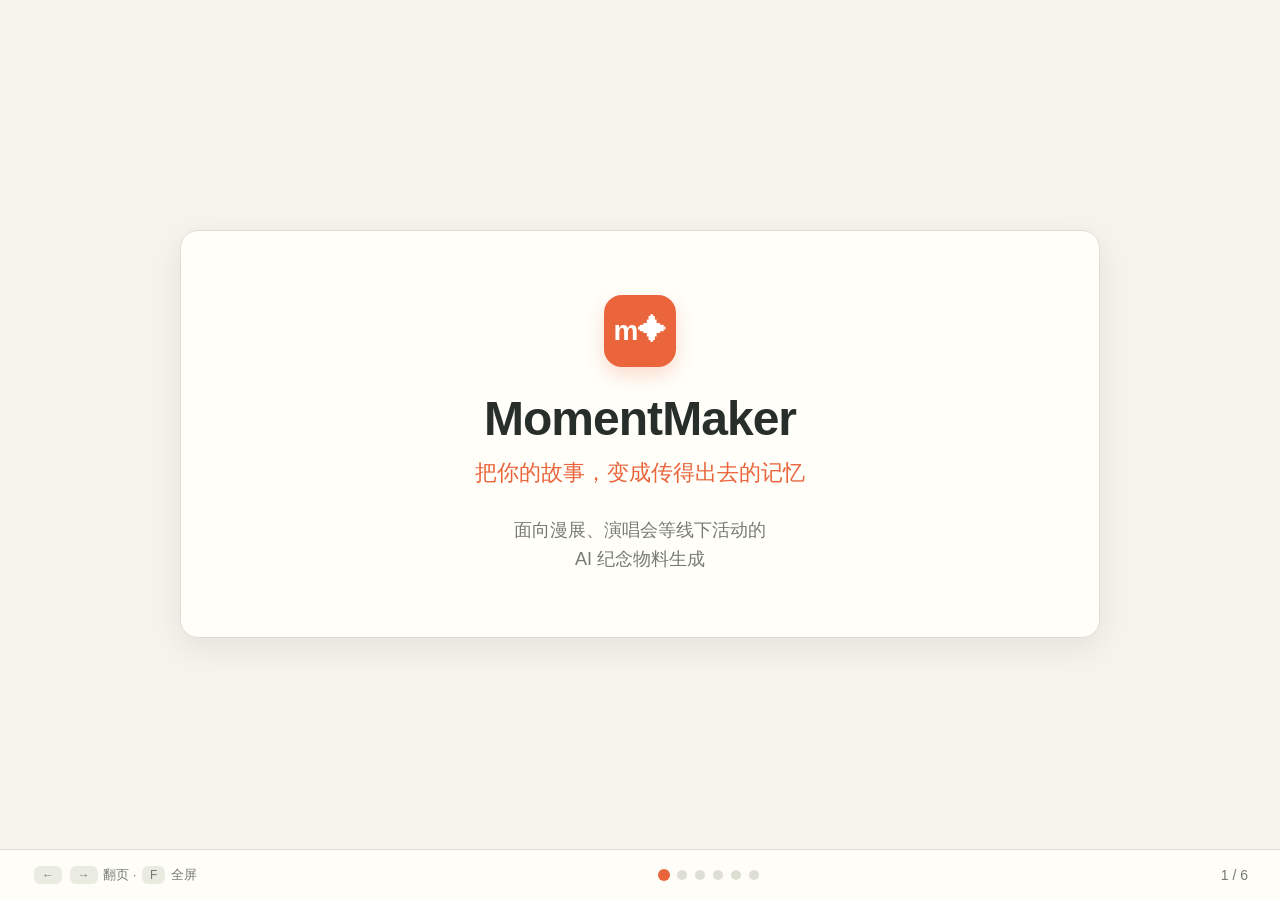
<file: docs/介绍文档.html>
<!DOCTYPE html>
<html lang="zh-CN">
<head>
  <meta charset="UTF-8" />
  <meta name="viewport" content="width=device-width, initial-scale=1.0" />
  <title>MomentMaker · 产品简要介绍</title>
  <style>
    /* ===== 纸感纪念配色（与 prototype 一致） ===== */
    :root {
      --cream: #f5f3ec;
      --paper: #fffef9;
      --ink: #282e29;
      --muted: #777c72;
      --line: #dedfd4;
      --orange: #ea653c;
      --sage: #dce5c2;
      --sage-block: #e9eddf;
      --choice: #fff5ea;
      --tag-bg: #eaece2;
      --tag-text: #666e5a;
      --shadow: 0 10px 28px #282e2914;
      --shadow-soft: 0 4px 12px #282e290a;
      --radius: 14px;
      --radius-lg: 18px;
      --radius-pill: 999px;

      /* 进度标签色 */
      --done: #3d7a5a;
      --done-bg: #e4f0e8;
      --wip: #c47a2a;
      --wip-bg: #fff5ea;
      --todo: #8a8f84;
      --todo-bg: #eaece2;
    }

    * { box-sizing: border-box; margin: 0; padding: 0; }

    html, body {
      height: 100%;
      font-family: "Inter", "PingFang SC", "Microsoft YaHei", sans-serif;
      background: var(--cream);
      color: var(--ink);
      overflow: hidden;
    }

    /* ===== 幻灯容器 ===== */
    .deck {
      width: 100vw;
      height: 100vh;
      position: relative;
    }

    .slide {
      position: absolute;
      inset: 0;
      display: flex;
      flex-direction: column;
      justify-content: center;
      align-items: center;
      padding: 48px 64px 80px;
      opacity: 0;
      pointer-events: none;
      transform: translateX(40px);
      transition: opacity 0.45s ease, transform 0.45s ease;
    }

    .slide.active {
      opacity: 1;
      pointer-events: auto;
      transform: translateX(0);
    }

    .slide.prev {
      transform: translateX(-40px);
    }

    /* ===== 内容卡片 ===== */
    .card {
      width: min(920px, 92vw);
      background: var(--paper);
      border: 1px solid var(--line);
      border-radius: var(--radius-lg);
      box-shadow: var(--shadow);
      padding: 48px 56px;
    }

    .slide-cover .card {
      text-align: center;
      padding: 64px 56px;
    }

    /* ===== 封面 ===== */
    .logo {
      display: inline-flex;
      align-items: center;
      justify-content: center;
      width: 72px;
      height: 72px;
      background: var(--orange);
      color: #fff;
      font-size: 28px;
      font-weight: 700;
      border-radius: 18px;
      margin-bottom: 24px;
      box-shadow: 0 8px 18px #ea653c38;
    }

    .title {
      font-size: 48px;
      font-weight: 700;
      letter-spacing: -0.02em;
      margin-bottom: 12px;
    }

    .slogan {
      font-size: 22px;
      color: var(--orange);
      font-weight: 500;
      margin-bottom: 28px;
    }

    .subtitle {
      font-size: 18px;
      color: var(--muted);
      line-height: 1.6;
    }

    /* ===== 通用标题 ===== */
    .slide-title {
      font-size: 32px;
      font-weight: 700;
      margin-bottom: 8px;
    }

    .slide-desc {
      font-size: 15px;
      color: var(--muted);
      margin-bottom: 28px;
    }

    /* ===== 列表 ===== */
    .point-list {
      list-style: none;
      display: flex;
      flex-direction: column;
      gap: 14px;
    }

    .point-list li {
      display: flex;
      align-items: flex-start;
      gap: 12px;
      font-size: 17px;
      line-height: 1.55;
    }

    .point-list li::before {
      content: "";
      flex-shrink: 0;
      width: 8px;
      height: 8px;
      margin-top: 8px;
      background: var(--orange);
      border-radius: 50%;
    }

    .point-list .label {
      font-weight: 600;
      color: var(--ink);
    }

    /* ===== 双栏对比（痛点 → 方案） ===== */
    .two-col {
      display: grid;
      grid-template-columns: 1fr 1fr;
      gap: 20px;
    }

    .col-box {
      background: var(--sage-block);
      border-radius: var(--radius);
      padding: 20px 22px;
      border: 1px solid var(--line);
    }

    .col-box h3 {
      font-size: 16px;
      font-weight: 600;
      margin-bottom: 12px;
      color: var(--ink);
    }

    .col-box ul {
      list-style: none;
      font-size: 15px;
      color: var(--muted);
      line-height: 1.65;
    }

    .col-box ul li + li { margin-top: 8px; }

    .tags {
      display: flex;
      flex-wrap: wrap;
      gap: 8px;
      margin-top: 20px;
    }

    .tag {
      background: var(--tag-bg);
      color: var(--tag-text);
      font-size: 13px;
      padding: 6px 14px;
      border-radius: var(--radius-pill);
    }

    /* ===== 流程步骤条 ===== */
    .flow {
      display: flex;
      align-items: center;
      justify-content: space-between;
      gap: 8px;
      margin: 24px 0 28px;
      flex-wrap: wrap;
    }

    .flow-step {
      flex: 1;
      min-width: 120px;
      text-align: center;
      position: relative;
    }

    .flow-step .num {
      width: 36px;
      height: 36px;
      line-height: 36px;
      background: var(--orange);
      color: #fff;
      border-radius: 50%;
      font-size: 15px;
      font-weight: 600;
      margin: 0 auto 8px;
    }

    .flow-step .name {
      font-size: 14px;
      font-weight: 600;
    }

    .flow-step .file {
      font-size: 12px;
      color: var(--muted);
      margin-top: 4px;
      font-family: "Consolas", monospace;
    }

    .flow-arrow {
      color: var(--line);
      font-size: 20px;
      flex-shrink: 0;
    }

    /* ===== 进度标签 ===== */
    .badge {
      display: inline-block;
      font-size: 12px;
      font-weight: 600;
      padding: 3px 10px;
      border-radius: var(--radius-pill);
      margin-right: 8px;
      vertical-align: middle;
    }

    .badge-done { background: var(--done-bg); color: var(--done); }
    .badge-wip  { background: var(--wip-bg);  color: var(--wip); }
    .badge-todo { background: var(--todo-bg); color: var(--todo); }

    /* ===== 进度对照表 ===== */
    .progress-table {
      width: 100%;
      border-collapse: collapse;
      font-size: 15px;
      margin-top: 8px;
    }

    .progress-table th,
    .progress-table td {
      padding: 12px 16px;
      text-align: left;
      border-bottom: 1px solid var(--line);
    }

    .progress-table th {
      font-size: 13px;
      color: var(--muted);
      font-weight: 500;
      background: var(--sage-block);
    }

    .progress-table tr:last-child td { border-bottom: none; }

    .closing {
      margin-top: 24px;
      padding: 16px 20px;
      background: var(--choice);
      border-left: 4px solid var(--orange);
      border-radius: 0 var(--radius) var(--radius) 0;
      font-size: 16px;
      font-weight: 500;
      line-height: 1.5;
    }

    /* ===== 底部导航 ===== */
    .nav-bar {
      position: fixed;
      bottom: 0;
      left: 0;
      right: 0;
      display: flex;
      align-items: center;
      justify-content: space-between;
      padding: 16px 32px;
      background: rgba(255, 254, 249, 0.92);
      border-top: 1px solid var(--line);
      backdrop-filter: blur(8px);
      z-index: 100;
    }

    .nav-hint {
      font-size: 13px;
      color: var(--muted);
    }

    .nav-hint kbd {
      display: inline-block;
      padding: 2px 8px;
      background: var(--tag-bg);
      border-radius: 6px;
      font-family: inherit;
      font-size: 12px;
      margin: 0 2px;
    }

    .dots {
      display: flex;
      gap: 8px;
    }

    .dot {
      width: 10px;
      height: 10px;
      border-radius: 50%;
      background: var(--line);
      cursor: pointer;
      transition: background 0.2s, transform 0.2s;
    }

    .dot.active {
      background: var(--orange);
      transform: scale(1.2);
    }

    .page-num {
      font-size: 14px;
      color: var(--muted);
      font-variant-numeric: tabular-nums;
    }

    /* ===== 点击区域 ===== */
    .click-zone {
      position: fixed;
      top: 0;
      bottom: 56px;
      width: 30%;
      z-index: 50;
      cursor: pointer;
    }

    .click-zone.left  { left: 0; }
    .click-zone.right { right: 0; }

    /* ===== 响应式 ===== */
    @media (max-width: 720px) {
      .slide { padding: 32px 20px 72px; }
      .card  { padding: 32px 24px; }
      .title { font-size: 36px; }
      .slide-title { font-size: 26px; }
      .two-col { grid-template-columns: 1fr; }
      .flow { flex-direction: column; }
      .flow-arrow { transform: rotate(90deg); }
    }
  </style>
</head>
<body>

<div class="deck" id="deck">

  <!-- 第 1 页 · 封面 -->
  <section class="slide slide-cover active" data-index="0">
    <div class="card">
      <div class="logo">m✦</div>
      <h1 class="title">MomentMaker</h1>
      <p class="slogan">把你的故事，变成传得出去的记忆</p>
      <p class="subtitle">面向漫展、演唱会等线下活动的<br>AI 纪念物料生成</p>
    </div>
  </section>

  <!-- 第 2 页 · 要做什么 -->
  <section class="slide" data-index="1">
    <div class="card">
      <h2 class="slide-title">我们要做什么？</h2>
      <p class="slide-desc">从现场素材到可分享的纪念成品，零设计门槛</p>

      <div class="two-col">
        <div class="col-box">
          <h3>用户痛点</h3>
          <ul>
            <li>漫展 / 演唱会现场拍了大量照片</li>
            <li>没有设计能力，做不出精美成品</li>
            <li>素材散落，难以形成可分享的记忆</li>
          </ul>
        </div>
        <div class="col-box">
          <h3>我们的方案</h3>
          <ul>
            <li>上传现场照片</li>
            <li>AI 智能选图 + 生成纪念海报</li>
            <li>可选发布到作品广场，形成 UGC 社区</li>
          </ul>
        </div>
      </div>

      <div class="tags">
        <span class="tag">连环画</span>
        <span class="tag">故事地图</span>
        <span class="tag">记录册</span>
        <span class="tag">钥匙扣</span>
        <span class="tag">吧唧</span>
        <span class="tag">明信片</span>
      </div>
    </div>
  </section>

  <!-- 第 3 页 · 用户流程 -->
  <section class="slide" data-index="2">
    <div class="card">
      <h2 class="slide-title">用户怎么用？</h2>
      <p class="slide-desc">完整主流程：浏览 → 创作 → 生成 → 分享</p>

      <div class="flow">
        <div class="flow-step">
          <div class="num">1</div>
          <div class="name">广场浏览</div>
          <div class="file">index.html</div>
        </div>
        <span class="flow-arrow">→</span>
        <div class="flow-step">
          <div class="num">2</div>
          <div class="name">上传素材</div>
          <div class="file">upload.html</div>
        </div>
        <span class="flow-arrow">→</span>
        <div class="flow-step">
          <div class="num">3</div>
          <div class="name">选模板/物料</div>
          <div class="file">template.html</div>
        </div>
        <span class="flow-arrow">→</span>
        <div class="flow-step">
          <div class="num">4</div>
          <div class="name">AI 生成</div>
          <div class="file">后端流水线</div>
        </div>
        <span class="flow-arrow">→</span>
        <div class="flow-step">
          <div class="num">5</div>
          <div class="name">发布广场</div>
          <div class="file">mine.html</div>
        </div>
      </div>

      <ul class="point-list">
        <li>用户在广场发现灵感，一键进入创作</li>
        <li>上传现场照片，选择模板类型与实体物料形态</li>
        <li>AI 自动处理，生成可分享的纪念海报</li>
        <li>满意后发布到广场，与其他用户互动点赞</li>
      </ul>
    </div>
  </section>

  <!-- 第 4 页 · 前端进度 -->
  <section class="slide" data-index="3">
    <div class="card">
      <h2 class="slide-title">前端进度 · prototype</h2>
      <p class="slide-desc">移动端静态原型，主交互闭环可演示</p>

      <ul class="point-list">
        <li>
          <span><span class="badge badge-done">已完成</span>
          <span class="label">4 个核心页面</span> — 广场、上传、模板、我的，Tab 导航完整</span>
        </li>
        <li>
          <span><span class="badge badge-done">已完成</span>
          <span class="label">上传交互</span> — 点击/拖拽上传、样例素材体验、草稿保存</span>
        </li>
        <li>
          <span><span class="badge badge-done">已完成</span>
          <span class="label">社区展示</span> — 瀑布流作品、Lightbox 预览、点赞 UI</span>
        </li>
        <li>
          <span><span class="badge badge-wip">进行中</span>
          <span class="label">生成结果</span> — 目前为占位图，伪 Loading 动画</span>
        </li>
        <li>
          <span><span class="badge badge-todo">未开始</span>
          <span class="label">元素编辑 / 预览导出</span> — CSS 已预留，页面尚未实现</span>
        </li>
        <li>
          <span><span class="badge badge-todo">未开始</span>
          <span class="label">后端联调</span> — 尚未对接真实 AI 生成接口</span>
        </li>
      </ul>
    </div>
  </section>

  <!-- 第 5 页 · 后端进度 -->
  <section class="slide" data-index="4">
    <div class="card">
      <h2 class="slide-title">后端进度 · backend</h2>
      <p class="slide-desc">第一阶段 AI 流水线已跑通，可真实出图</p>

      <ul class="point-list">
        <li>
          <span><span class="badge badge-done">已完成</span>
          <span class="label">素材上传</span> — 图片批量上传、EXIF 读取、Session 隔离</span>
        </li>
        <li>
          <span><span class="badge badge-done">已完成</span>
          <span class="label">AI 评分选图</span> — GLM-4.5V 结构化打分，自动选 Top 4</span>
        </li>
        <li>
          <span><span class="badge badge-done">已完成</span>
          <span class="label">海报生成</span> — Seedream 多图融合，受控 Prompt 出竖版海报</span>
        </li>
        <li>
          <span><span class="badge badge-done">已完成</span>
          <span class="label">任务 & 广场</span> — 状态轮询、作品发布/列表/点赞、Mock 演示模式</span>
        </li>
        <li>
          <span><span class="badge badge-todo">未开始</span>
          <span class="label">视频抽帧 / 抠图合成 / 用户登录</span> — PRD 下一阶段能力</span>
        </li>
      </ul>

      <div class="tags" style="margin-top: 20px;">
        <span class="tag">FastAPI</span>
        <span class="tag">SQLite</span>
        <span class="tag">/api/upload</span>
        <span class="tag">/api/task/*</span>
        <span class="tag">/api/works</span>
      </div>
    </div>
  </section>

  <!-- 第 6 页 · 进度总览 -->
  <section class="slide" data-index="5">
    <div class="card">
      <h2 class="slide-title">进度总览</h2>
      <p class="slide-desc">MVP 目标：现场能演示「上传 → 出图 → 上广场」</p>

      <table class="progress-table">
        <thead>
          <tr>
            <th>模块</th>
            <th>目标</th>
            <th>现状</th>
          </tr>
        </thead>
        <tbody>
          <tr>
            <td>前端交互闭环</td>
            <td>完整用户流程可点</td>
            <td><span class="badge badge-done">可演示</span></td>
          </tr>
          <tr>
            <td>AI 生成链路</td>
            <td>真实出图</td>
            <td><span class="badge badge-done">后端已跑通</span></td>
          </tr>
          <tr>
            <td>前后端联调</td>
            <td>前端调用真实 API</td>
            <td><span class="badge badge-wip">下一步</span></td>
          </tr>
          <tr>
            <td>视频 / 抠图 / 编辑页</td>
            <td>完整 PRD 能力</td>
            <td><span class="badge badge-todo">后续迭代</span></td>
          </tr>
        </tbody>
      </table>

      <div class="closing">
        MVP 演示路径：用户上传现场照片 → AI 生成纪念海报 → 发布到作品广场
      </div>
    </div>
  </section>

</div>

<!-- 点击翻页区域 -->
<div class="click-zone left"  id="zonePrev" title="上一页"></div>
<div class="click-zone right" id="zoneNext" title="下一页"></div>

<!-- 底部导航栏 -->
<nav class="nav-bar">
  <span class="nav-hint"><kbd>←</kbd> <kbd>→</kbd> 翻页 · <kbd>F</kbd> 全屏</span>
  <div class="dots" id="dots"></div>
  <span class="page-num" id="pageNum">1 / 6</span>
</nav>

<script>
  // ===== 幻灯片控制器 =====
  const slides = document.querySelectorAll(".slide");
  const dotsContainer = document.getElementById("dots");
  const pageNum = document.getElementById("pageNum");
  const total = slides.length;
  let current = 0;

  // 生成底部圆点指示器
  for (let i = 0; i < total; i++) {
    const dot = document.createElement("span");
    dot.className = "dot" + (i === 0 ? " active" : "");
    dot.addEventListener("click", () => goTo(i));
    dotsContainer.appendChild(dot);
  }

  const dots = dotsContainer.querySelectorAll(".dot");

  // 切换到指定页
  function goTo(index) {
    if (index < 0 || index >= total) return;

    slides[current].classList.remove("active");
    slides[current].classList.add("prev");
    dots[current].classList.remove("active");

    current = index;

    slides.forEach(s => s.classList.remove("prev"));
    slides[current].classList.add("active");
    dots[current].classList.add("active");

    pageNum.textContent = `${current + 1} / ${total}`;
  }

  function next() { goTo(current + 1); }
  function prev() { goTo(current - 1); }

  // 键盘：左右方向键翻页，F 全屏
  document.addEventListener("keydown", (e) => {
    if (e.key === "ArrowRight" || e.key === " ") { e.preventDefault(); next(); }
    if (e.key === "ArrowLeft")  { e.preventDefault(); prev(); }
    if (e.key === "f" || e.key === "F") {
      if (!document.fullscreenElement) {
        document.documentElement.requestFullscreen().catch(() => {});
      } else {
        document.exitFullscreen();
      }
    }
  });

  // 点击左右区域翻页
  document.getElementById("zonePrev").addEventListener("click", prev);
  document.getElementById("zoneNext").addEventListener("click", next);
</script>

</body>
</html>
</file>
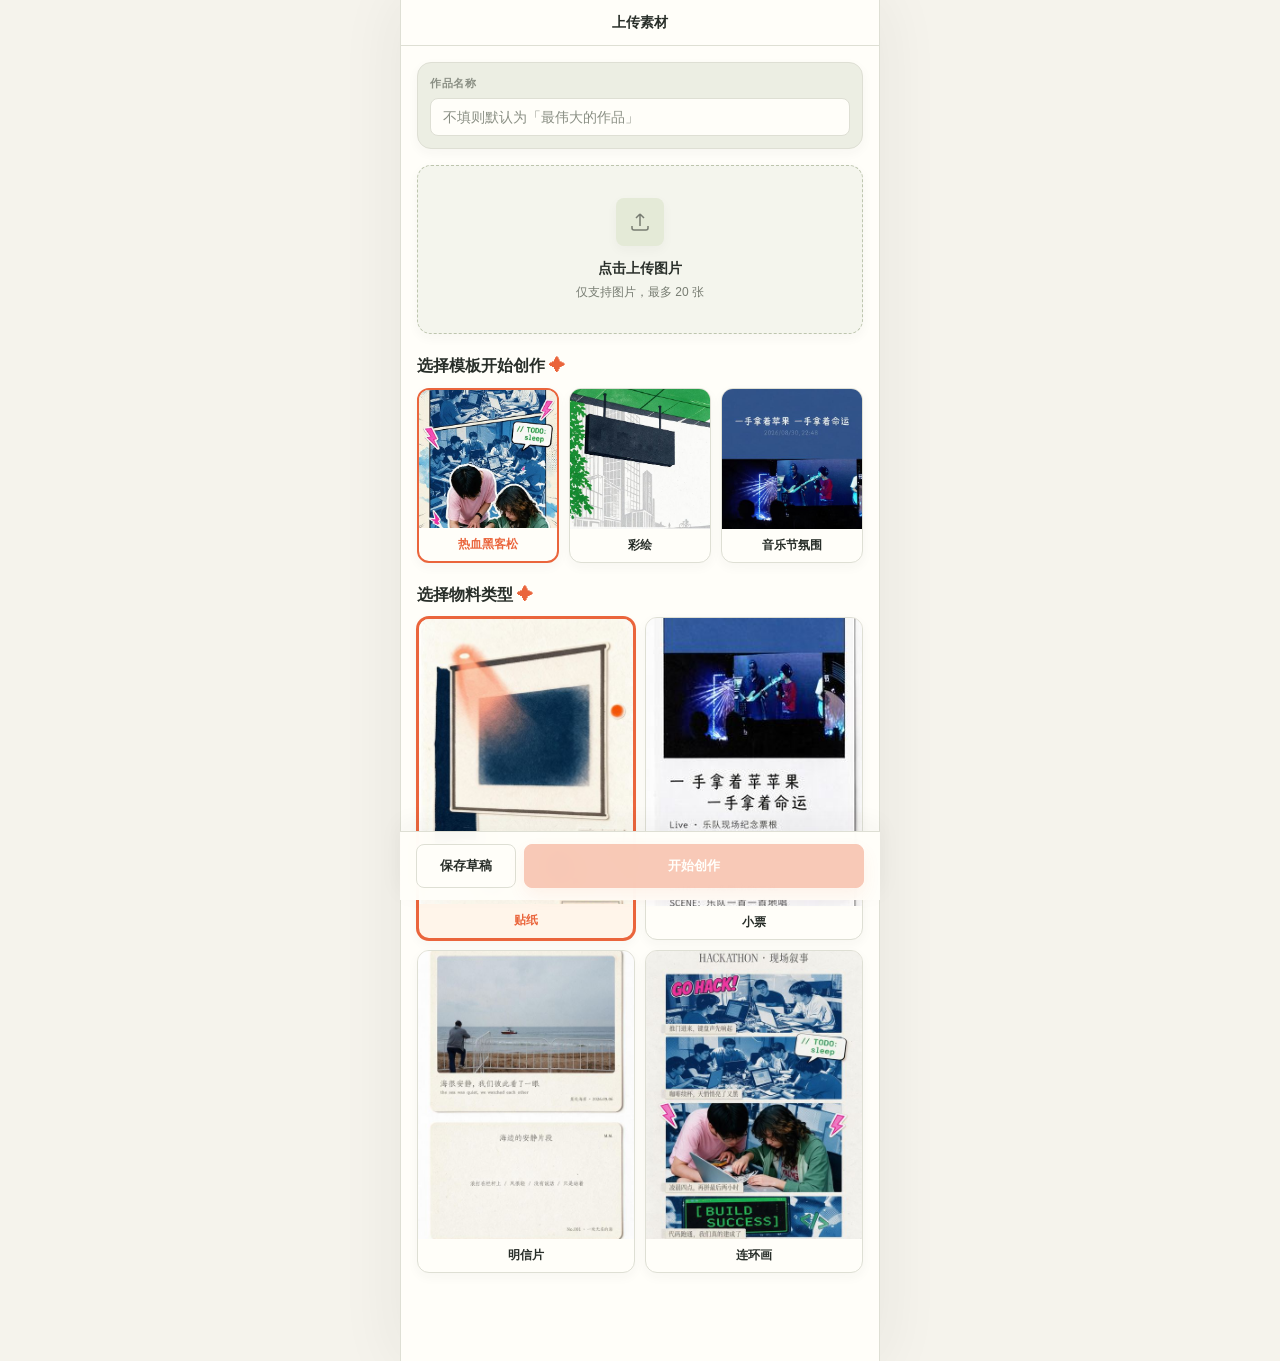
<file: prototype/upload.html>
<!DOCTYPE html>
<html lang="zh-CN">
<head>
  <meta charset="UTF-8">
  <meta name="viewport" content="width=device-width, initial-scale=1.0, viewport-fit=cover">
  <meta name="theme-color" content="#f5f3ec">
  <title>MomentMaker - 上传素材</title>
  <link rel="stylesheet" href="css/style.css?v=20260906-6">
</head>
<body>
  <div class="page page--flow">
    <div class="wf-badge">Wireframe · P2 素材上传页 · Tab 栏隐藏</div>

    <nav class="topbar flow-titlebar">
      <span class="topbar-title">上传素材</span>
    </nav>

    <!-- 作品名称前置：用户在上传素材前即可为本次创作命名 -->
    <div class="work-name-editor upload-work-name" id="workNameEditor">
      <label class="form-label" for="workNameInput">作品名称</label>
      <input type="text" class="work-name-input" id="workNameInput" maxlength="30" placeholder="不填则默认为「最伟大的作品」">
    </div>

    <p class="wf-section-label">组件 · 上传区域 Upload Zone</p>
    <div class="upload-zone" id="uploadZone">
      <div class="upload-zone-icon" aria-hidden="true">
        <svg viewBox="0 0 24 24"><path d="M12 16V4m0 0l-4 4m4-4l4 4"/><path d="M4 16v2a2 2 0 002 2h12a2 2 0 002-2v-2"/></svg>
      </div>
      <div class="upload-zone-title">点击上传图片</div>
      <div class="upload-zone-desc">仅支持图片，最多 20 张</div>
      <input type="file" id="fileInput" accept="image/*" multiple hidden>
    </div>

    <p class="wf-section-label">组件 · 预览缩略图 Grid</p>
    <div class="upload-preview-grid" id="previewGrid"></div>

    <!-- 直接复用广场页的模板选择样式，在上传页完成模板选择 -->
    <section class="square-template-section upload-choice-section" aria-labelledby="uploadTemplateTitle">
      <h2 class="square-template-title" id="uploadTemplateTitle">
        选择模板开始创作 <span aria-hidden="true">✦</span>
      </h2>
      <div class="square-template-list" id="uploadTemplateList">
        <button type="button" class="square-template-item selected" data-template="heat" aria-label="选择热血黑客松模板">
          <span class="choice-thumb">
            <img src="images/templates/heat.jpg" alt="热血黑客松样例" width="480" height="600">
          </span>
          <span>热血黑客松</span>
        </button>
        <button type="button" class="square-template-item" data-template="paint" aria-label="选择彩绘模板">
          <span class="choice-thumb">
            <img src="images/templates/paint.jpg" alt="彩绘样例" width="480" height="600">
          </span>
          <span>彩绘</span>
        </button>
        <button type="button" class="square-template-item" data-template="festival" aria-label="选择音乐节氛围模板">
          <span class="choice-thumb">
            <img src="images/templates/festival.jpg" alt="音乐节氛围样例" width="480" height="600">
          </span>
          <span>音乐节氛围</span>
        </button>
      </div>
    </section>

    <!-- 物料类型为单选；后续替换 img 的 src 即可使用正式占位图 -->
    <section class="upload-choice-section material-choice-section" aria-labelledby="materialChoiceTitle">
      <h2 class="square-template-title" id="materialChoiceTitle">
        选择物料类型 <span aria-hidden="true">✦</span>
      </h2>
      <div class="material-choice-list" id="materialChoiceList">
        <button type="button" class="material-choice-card selected" data-material="sticker">
          <span class="choice-thumb">
            <img src="images/materials/sticker.jpg" alt="贴纸样例" width="480" height="640">
          </span>
          <span>贴纸</span>
        </button>
        <button type="button" class="material-choice-card" data-material="receipt">
          <span class="choice-thumb">
            <img src="images/materials/receipt.jpg" alt="小票样例" width="480" height="640">
          </span>
          <span>小票</span>
        </button>
        <button type="button" class="material-choice-card" data-material="postcard">
          <span class="choice-thumb">
            <img src="images/materials/postcard.jpg" alt="明信片样例" width="480" height="640">
          </span>
          <span>明信片</span>
        </button>
        <button type="button" class="material-choice-card" data-material="comicbook">
          <span class="choice-thumb">
            <img src="images/materials/comicbook.jpg" alt="连环画样例" width="480" height="640">
          </span>
          <span>连环画</span>
        </button>
      </div>
    </section>

    <button type="button" class="btn btn-outline hidden" id="demoLink">使用样例素材体验 →</button>
  </div>

  <div class="bottom-bar">
    <p class="wf-section-label bottom-bar-label">组件 · 底部操作栏 Dual Action Bar</p>
    <div class="bottom-bar-actions">
      <button type="button" class="btn btn-outline" id="saveDraftBtn">保存草稿</button>
      <button type="button" class="btn btn-primary" id="nextBtn" disabled>开始创作</button>
    </div>
  </div>

  <div class="loading-overlay hidden" id="uploadLoading">
    <div class="loading-panel" id="loadingPanel">
      <div class="loading-spinner" id="loadingSpinner"></div>
      <div class="loading-text" id="loadingText">正在上传图片</div>
      <div class="loading-sub" id="loadingSub">请稍候，不要关闭页面</div>
      <div class="progress-bar">
        <div class="progress-fill" id="progressFill"></div>
      </div>
    </div>

    <div class="success-panel hidden" id="successPanel">
      <div class="upload-success-mark" aria-hidden="true">✓</div>
      <h2 class="upload-success-title">已提交创作</h2>
      <p class="upload-success-sub" id="successSub">海报正在后台生成，大约两分钟后会出现在广场</p>
      <p class="upload-countdown" id="successCountdown">3</p>
      <button type="button" class="btn btn-primary" id="goSquareBtn">立即返回广场</button>
    </div>
  </div>

  <script src="js/upload-labels.js?v=20260906-2"></script>
  <script src="js/task-api.js?v=20260906-2"></script>
  <script src="js/app.js?v=20260906-7"></script>
</body>
</html>
</file>
<file: prototype/css/style.css>
/* MomentMaker 移动端原型 — 从设计稿提取的「纸感纪念」配色 */
:root {
  /* ===== 设计稿核心色（super-octo-rotary-phone-main） ===== */
  --cream: #f5f3ec;          /* 页面暖米色底，像旧纸 */
  --paper: #fffef9;          /* 卡片纸白 */
  --ink: #282e29;            /* 墨绿墨色，主文字 */
  --muted: #777c72;          /* 鼠尾草绿灰，次级文字 */
  --line: #dedfd4;           /* 淡绿分割线 */
  --orange: #ea653c;         /* 主强调：珊瑚橙 */
  --sage: #dce5c2;           /* 鼠尾草点缀底 */
  --highlight: #eab597;      /* 标题划线暖橙 */
  --sage-block: #e9eddf;     /* 大区块浅绿 */
  --choice: #fff5ea;         /* 选中浅橙底 */
  --tag-bg: #eaece2;         /* 标签底 */
  --tag-text: #666e5a;       /* 标签字 */
  --avatar-bg: #e7d8c5;      /* 头像暖褐 */
  --avatar-ink: #756448;
  --white: #ffffff;

  /* ===== 组件沿用的别名（布局结构不变，只换颜色） ===== */
  --bg: var(--cream);
  --bg-muted: #eceee3;
  --bg-selected: var(--choice);
  --text: var(--ink);
  --text-muted: var(--muted);
  --text-label: #8a8f84;
  --border: var(--line);
  --border-strong: #c5cbb8;
  --border-dashed: #bdc5ae;
  --radius-sm: 8px;           /* 按钮、输入框 */
  --radius: 14px;             /* 卡片 */
  --radius-lg: 18px;          /* 预览面板、大容器 */
  --radius-pill: 999px;       /* 胶囊标签、步骤角标 */
  --shadow-soft: 0 4px 12px #282e290a;
  --shadow: 0 10px 28px #282e2914;
  --shadow-hover: 0 14px 32px #282e291c;
  --shadow-bar: 0 -8px 24px #282e290c;
  --shadow-orange: 0 8px 18px #ea653c38;
  --safe-bottom: env(safe-area-inset-bottom, 0px);
}

* {
  box-sizing: border-box;
  margin: 0;
  padding: 0;
}

html {
  scroll-behavior: smooth;
}

body {
  font-family: Inter, -apple-system, BlinkMacSystemFont, "Segoe UI", "PingFang SC", "Hiragino Sans GB", "Microsoft YaHei", sans-serif;
  background: var(--cream);
  color: var(--ink);
  line-height: 1.5;
  min-height: 100vh;
  overflow-x: hidden;
}

a {
  color: inherit;
  text-decoration: none;
}

img {
  max-width: 100%;
  display: block;
}

a:focus-visible,
button:focus-visible,
input:focus-visible,
textarea:focus-visible {
  outline: 3px solid var(--orange);
  outline-offset: 3px;
}

/* 页面容器 */
.page {
  max-width: 480px;
  margin: 0 auto;
  min-height: 100vh;
  position: relative;
  padding-bottom: calc(16px + var(--safe-bottom));
  background: var(--paper);
  border-left: 1px solid var(--line);
  border-right: 1px solid var(--line);
  box-shadow: 0 0 60px #282e2912;
  scrollbar-width: none;
}

.page::-webkit-scrollbar {
  display: none;
}

/* 有底部 Tab 栏的页面 */
.page--tabbar {
  padding-bottom: calc(64px + var(--safe-bottom));
}

/* 创作流程页：仅底部操作栏，无 Tab */
.page--flow {
  padding-bottom: calc(72px + var(--safe-bottom));
}

/* 线框标注：演示时隐藏，需要对照时把 display 改回即可 */
.wf-badge,
.wf-section-label {
  display: none !important;
}

.section-title {
  padding: 16px 16px 8px;
  font-size: 14px;
  font-weight: 600;
  color: var(--text);
}

/* 顶部导航栏 */
.topbar {
  position: sticky;
  top: 0;
  z-index: 100;
  display: flex;
  align-items: center;
  justify-content: space-between;
  padding: 12px 16px;
  background: #fffef9f5;
  backdrop-filter: blur(12px);
  border-bottom: 1px solid var(--line);
}

/* 创作相关页面只保留居中的页面标题，不再显示返回与步骤导航 */
.flow-titlebar {
  justify-content: center;
}

.topbar-back {
  width: 32px;
  height: 32px;
  display: flex;
  align-items: center;
  justify-content: center;
  border: 1px solid var(--line);
  border-radius: var(--radius-sm);
  background: var(--paper);
  font-size: 14px;
  cursor: pointer;
  color: var(--ink);
}

.topbar-title {
  font-size: 14px;
  font-weight: 600;
}

.topbar-step {
  font-size: 11px;
  color: var(--orange);
  border: 1px solid var(--orange);
  border-radius: var(--radius-pill);
  padding: 2px 10px;
  background: var(--choice);
}

/* 广场 / 我的：顶栏品牌（设计稿 brand-mark + 右上角 CTA） */
.square-header {
  display: flex;
  align-items: center;
  justify-content: space-between;
  gap: 10px;
  padding: 10px 16px;
  border-bottom: 1px solid var(--line);
  background: var(--paper);
}

.brand {
  display: flex;
  align-items: center;
  gap: 8px;
  min-width: 0;
  font-weight: 800;
  letter-spacing: -0.6px;
}

/* 橙色方标：字母 m，右上角一颗✦ */
.brand-mark {
  position: relative;
  flex-shrink: 0;
  width: 32px;
  height: 32px;
  background: var(--orange);
  border-radius: 10px;
  color: var(--white);
  font-size: 28px;
  font-weight: 800;
  line-height: 26px;
  text-align: center;
}

.brand-mark span {
  position: absolute;
  top: -6px;
  right: -1px;
  color: var(--ink);
  font-size: 13px;
  line-height: 1;
  font-weight: 400;
}

.square-header h1,
.brand-name {
  font-size: 16px;
  font-weight: 800;
  letter-spacing: -0.6px;
}

/* 顶部 Banner 轮播 */
.kingkong-section {
  /* 与整页共用同一张纸白背景，避免 Banner 下方出现绿色色块和分区线 */
  border-bottom: none;
  background: transparent;
}

/* 四周留白与卡片左右 inset 相同（16px），上下齐平 */
.kingkong-carousel {
  padding: 16px;
}

.kingkong-stage {
  position: relative;
  container-type: inline-size;
}

.kingkong-viewport {
  overflow: hidden;
  width: 100%;
  border-radius: var(--radius);
}

.kingkong-track {
  display: flex;
  transition: transform 0.45s ease;
}

.kingkong-slide {
  flex: 0 0 100%;
  min-height: 0;
  display: flex;
  /* 原 Banner 为 16/7；高度再缩小 30% 后变为 16 / 4.9，6 屏共用 */
  aspect-ratio: 16 / 4.9;
}

/* 第 1 屏：左文右图 + 从左到右渐变遮罩 */
.hackathon-banner {
  position: relative;
  flex: 1;
  width: 100%;
  min-height: 0;
  height: 100%;
  border: none;
  border-radius: var(--radius);
  margin: 0;
  background: #000;
  overflow: hidden;
  box-shadow: var(--shadow);
}

/* 底图铺满卡片，焦点放在右侧灯光和人群 */
.hackathon-banner-visual {
  position: absolute;
  inset: 0;
  overflow: hidden;
}

.hackathon-banner-visual img {
  width: 100%;
  height: 100%;
  object-fit: cover;
  /* 这张插画右侧更满，焦点略偏右，让展架和人群露出来 */
  object-position: 68% 42%;
  /* 只轻微压暗，让左侧渐变更好接上，右侧仍能看清线稿 */
  filter: brightness(0.86) contrast(1.04);
}

/* 从左到右：最深处不透明度 70%，再向右逐渐变透明 */
.hackathon-banner-mask {
  position: absolute;
  inset: 0;
  pointer-events: none;
  background: linear-gradient(
    90deg,
    rgba(0, 0, 0, 0.7) 0%,
    rgba(0, 0, 0, 0.7) 32%,
    rgba(0, 0, 0, 0.55) 40%,
    rgba(0, 0, 0, 0.28) 55%,
    rgba(0, 0, 0, 0.08) 70%,
    rgba(0, 0, 0, 0) 100%
  );
}

.hackathon-banner-text {
  position: relative;
  z-index: 1;
  width: min(62%, 240px);
  height: 100%;
  padding: 10px 14px 16px;
  display: flex;
  flex-direction: column;
  justify-content: center;
  align-items: flex-start;
  text-align: left;
}

.hackathon-banner-tag {
  font-size: 9px;
  font-weight: 600;
  letter-spacing: 0.16em;
  color: #f08a68;
  margin-bottom: 4px;
}

.hackathon-banner-title {
  font-size: 18px;
  font-weight: 800;
  line-height: 1.15;
  color: #fff;
  margin-bottom: 4px;
}

/* 「黑客松」用橙到黄的渐变字，突出主题 */
.hackathon-banner-title span {
  background: linear-gradient(90deg, #ea653c 0%, #f2b45a 100%);
  -webkit-background-clip: text;
  background-clip: text;
  color: transparent;
}

.hackathon-banner-desc {
  font-size: 10px;
  font-weight: 500;
  color: rgba(255, 255, 255, 0.78);
  line-height: 1.35;
}

/* 第 2–6 屏：左右约 4:6 分割，高度仍由 .kingkong-slide 的比例决定 */
.member-card {
  flex: 1;
  width: 100%;
  height: 100%;
  margin: 0;
  padding: 0;
  min-height: 0;
  display: grid;
  grid-template-columns: 4fr 6fr;
  border: 1px solid var(--line);
  border-radius: var(--radius);
  background: var(--paper);
  overflow: hidden;
  box-shadow: var(--shadow);
}

/* 左侧信息区：浅色底，头像 + 名字 + 标语 + 按钮 */
.member-banner-info {
  display: flex;
  flex-direction: column;
  justify-content: space-between;
  min-width: 0;
  padding: 8px 10px 10px;
  background: linear-gradient(180deg, #fffef9 0%, #f5f3ec 100%);
}

.member-banner-identity {
  display: flex;
  align-items: center;
  gap: 8px;
  min-width: 0;
}

.team-avatar {
  width: 48px;
  height: 48px;
  flex-shrink: 0;
  border: 2px solid #fff;
  border-radius: 50%;
  overflow: hidden;
  background: var(--avatar-bg);
  box-shadow: var(--shadow-soft);
}

.team-avatar img {
  width: 100%;
  height: 100%;
  object-fit: cover;
}

/* 黄可滢这张是场景自拍，把圆形裁切对准脸部 */
.team-avatar--selfie img,
.stack-card--selfie img {
  object-position: 62% 12%;
}

.team-info {
  flex: 1;
  min-width: 0;
}

.team-name {
  font-size: 14px;
  font-weight: 800;
  display: block;
  margin-bottom: 2px;
  line-height: 1.2;
}

.team-slogan {
  font-size: 10px;
  color: var(--text-muted);
  line-height: 1.35;
  display: -webkit-box;
  -webkit-line-clamp: 2;
  -webkit-box-orient: vertical;
  overflow: hidden;
}

.member-banner-cta {
  display: inline-flex;
  align-items: center;
  justify-content: center;
  align-self: flex-start;
  height: 24px;
  padding: 0 12px;
  border-radius: var(--radius-pill);
  background: var(--orange);
  color: var(--white);
  font-size: 11px;
  font-weight: 700;
  box-shadow: var(--shadow-orange);
  z-index: 3;
}

/* 右侧展示区：三张倾斜卡片交错叠放，打破空旷感 */
.member-banner-gallery {
  position: relative;
  overflow: hidden;
  background:
    radial-gradient(circle at 78% 18%, #f3c7a8 0%, transparent 38%),
    linear-gradient(155deg, #e9eddf 0%, #dce5c2 100%);
}

.stack-card {
  position: absolute;
  height: 84%;
  aspect-ratio: 3 / 4;
  border: 2px solid #fffef9;
  border-radius: 8px;
  overflow: hidden;
  background: var(--paper);
  box-shadow: 0 8px 16px rgba(40, 46, 41, 0.2);
}

.stack-card img {
  width: 100%;
  height: 100%;
  object-fit: cover;
}

.stack-card--back-left {
  left: 4%;
  top: 20%;
  transform: rotate(-14deg);
  z-index: 1;
}

.stack-card--back-right {
  right: 4%;
  top: 4%;
  transform: rotate(12deg);
  z-index: 2;
}

.stack-card--front {
  left: 26%;
  top: 10%;
  height: 88%;
  transform: rotate(-4deg);
  z-index: 3;
}

/* 所有轮播屏共用首页海报那一套位置，避免切页后指示条乱跑 */
.kingkong-dots {
  position: absolute;
  left: 0;
  right: 0;
  bottom: 10px;
  display: flex;
  justify-content: center;
  gap: 5px;
  padding: 0;
  z-index: 2;
  pointer-events: none;
}

.kingkong-dot {
  width: 10px;
  height: 3px;
  padding: 0;
  border: none;
  border-radius: 2px;
  background: rgba(255, 254, 249, 0.75);
  box-shadow: 0 1px 4px #282e2940;
  cursor: pointer;
  flex: 0 0 auto;
  pointer-events: auto;
}

.kingkong-dot.active {
  background: var(--orange);
}

/* 广场页 Banner 下方的模板快捷选择区 */
.square-template-section {
  padding: 8px 16px 10px;
  background: transparent;
}

.square-template-title {
  margin-bottom: 10px;
  font-size: 16px;
  font-weight: 800;
  color: var(--ink);
}

.square-template-title span {
  color: var(--orange);
}

/* 瀑布流标题不在模板区块内，补上同样的左右留白，字体已复用 square-template-title */
.square-works-title {
  padding: 8px 16px 10px;
  margin-bottom: 0;
}

.square-template-list {
  display: grid;
  grid-template-columns: repeat(3, minmax(0, 1fr));
  gap: 10px;
}

.square-template-item {
  overflow: hidden;
  padding: 0;
  border: 1px solid var(--line);
  border-radius: 12px;
  background: var(--paper);
  box-shadow: var(--shadow-soft);
  cursor: pointer;
  text-decoration: none;
  color: inherit;
  transition: transform 0.2s, border-color 0.2s, box-shadow 0.2s;
}

/* 默认突出第一个模板，与参考图中的选中状态保持一致 */
.square-template-item.selected {
  border: 2px solid var(--orange);
  color: var(--orange);
}

.square-template-item:hover {
  transform: translateY(-2px);
  border-color: var(--orange);
  box-shadow: var(--shadow);
}

.choice-thumb {
  display: block;
  position: relative;
  overflow: hidden;
  aspect-ratio: 4 / 5;
  background: #e8e2d6;
}

/* 广场/上传页的模板预览图固定为正方形，避免被原图拉成长条 */
.square-template-item .choice-thumb {
  aspect-ratio: 1 / 1;
}

.square-template-item img,
.material-choice-card img {
  position: absolute;
  inset: 0;
  width: 100%;
  height: 100%;
  object-fit: cover;
  display: block;
}

.square-template-item > span:not(.choice-thumb) {
  display: block;
  padding: 8px 4px;
  font-size: 12px;
  font-weight: 700;
  text-align: center;
}

/* 上传页中的模板区和物料区共用一致的左右留白 */
.upload-choice-section {
  padding-top: 4px;
  padding-bottom: 16px;
}

.material-choice-section {
  padding-right: 16px;
  padding-left: 16px;
}

.material-choice-list {
  display: grid;
  /* 贴纸 / 小票 / 明信片 / 连环画 共 4 项，手机上用 2×2 更清晰 */
  grid-template-columns: repeat(2, minmax(0, 1fr));
  gap: 10px;
}

.material-choice-card {
  overflow: hidden;
  padding: 0;
  border: 1px solid var(--line);
  border-radius: 12px;
  background: var(--paper);
  color: var(--ink);
  font-family: inherit;
  cursor: pointer;
  text-decoration: none;
  display: block;
  box-shadow: var(--shadow-soft);
  transition: transform 0.2s, border-color 0.2s, background 0.2s, box-shadow 0.2s;
}

.material-choice-card .choice-thumb {
  aspect-ratio: 3 / 4;
}

.material-choice-card > span:not(.choice-thumb) {
  display: block;
  padding: 8px 4px;
  font-size: 12px;
  font-weight: 700;
  text-align: center;
}

/* 点击后的橙色反馈，让用户能明确看到当前选择 */
.material-choice-card.selected {
  border: 2px solid var(--orange);
  background: var(--choice);
  color: var(--orange);
  box-shadow: 0 0 0 1px var(--orange), var(--shadow-soft);
}

.material-choice-card:hover {
  transform: translateY(-2px);
  border-color: var(--orange);
}

/* 标准按钮组件 */
.btn {
  display: inline-flex;
  align-items: center;
  justify-content: center;
  gap: 6px;
  padding: 10px 20px;
  font-size: 13px;
  font-weight: 600;
  border: 1px solid transparent;
  border-radius: var(--radius-sm);
  background: var(--paper);
  color: var(--ink);
  cursor: pointer;
  font-family: inherit;
  min-height: 44px;
  transition: transform 0.2s, background 0.2s, box-shadow 0.2s;
}

.btn:hover:not(:disabled) {
  transform: translateY(-1px);
}

.btn-primary {
  background: var(--orange);
  color: var(--white);
  border-color: var(--orange);
  box-shadow: var(--shadow-orange);
}

.btn-secondary {
  background: var(--paper);
  border-color: var(--line);
  color: var(--ink);
}

.btn-outline {
  background: var(--paper);
  border: 1px solid var(--line);
}

.btn-block {
  width: 100%;
}

.btn:disabled {
  opacity: 0.35;
  cursor: not-allowed;
}

.btn-sm {
  padding: 6px 12px;
  font-size: 12px;
}

/* 浮动按钮（已由 Tab 栏替代） */
.fab {
  display: none;
}

/* ========== 底部 Tab 导航栏 ========== */
.tab-bar {
  position: fixed;
  bottom: 0;
  left: 50%;
  transform: translateX(-50%);
  z-index: 90;
  width: 100%;
  max-width: 480px;
  height: calc(56px + var(--safe-bottom));
  padding-bottom: var(--safe-bottom);
  display: flex;
  align-items: stretch;
  background: #fffef9f5;
  backdrop-filter: blur(12px);
  border-top: 1px solid var(--line);
  box-shadow: var(--shadow-bar);
}

.tab-bar-item {
  flex: 1;
  display: flex;
  flex-direction: column;
  align-items: center;
  justify-content: center;
  gap: 2px;
  font-size: 10px;
  color: var(--muted);
  text-decoration: none;
  border-right: none;
  min-height: 56px;
}

.tab-bar-item:last-child {
  border-right: none;
}

.tab-bar-item.active {
  color: var(--ink);
  font-weight: 600;
  background: transparent;
}

.tab-bar-icon {
  width: 22px;
  height: 22px;
  border: none;
  border-radius: 6px;
  display: flex;
  align-items: center;
  justify-content: center;
  font-size: 10px;
  background: var(--sage);
  color: var(--ink);
}

.tab-bar-item.active .tab-bar-icon {
  border-width: 0;
  background: var(--orange);
  color: var(--white);
}

.tab-bar-item--create {
  position: relative;
  border-right: none;
}

.tab-bar-create-btn {
  width: 46px;
  height: 30px;
  border: none;
  border-radius: 8px;
  background: var(--orange);
  color: var(--white);
  display: flex;
  align-items: center;
  justify-content: center;
  font-size: 22px;
  font-weight: 300;
  line-height: 1;
  margin-top: 0;
  box-shadow: var(--shadow-orange);
}

.tab-bar-item--create.active .tab-bar-create-btn {
  background: var(--ink);
  color: var(--paper);
}

.tab-bar-label {
  font-size: 10px;
  letter-spacing: 0.02em;
}

/* 创作流程顶栏：退出提示 */
.flow-exit-hint {
  padding: 8px 16px;
  font-size: 11px;
  color: var(--text-muted);
  background: var(--sage-block);
  border-bottom: 1px solid var(--line);
  display: flex;
  justify-content: space-between;
  align-items: center;
}

.flow-exit-hint a {
  color: var(--orange);
  text-decoration: none;
  font-size: 11px;
  font-weight: 600;
}

/* ========== 我的页面 ========== */
.profile-header {
  margin: 12px 16px 10px;
  padding: 18px 16px;
  border-bottom: 1px solid var(--line);
  display: flex;
  gap: 12px;
  align-items: center;
  background: linear-gradient(135deg, #fff1e8 0%, #f5e5d4 48%, #e7edd8 100%);
  border: 1px solid #ead8c8;
  border-radius: 8px;
  box-shadow: var(--shadow-soft);
}

.profile-avatar {
  width: 56px;
  height: 56px;
  border: none;
  border-radius: 50%;
  background: var(--avatar-bg);
  display: flex;
  align-items: center;
  justify-content: center;
  font-size: 11px;
  color: var(--avatar-ink);
  flex-shrink: 0;
}

.profile-info h2 {
  font-size: 16px;
  margin-bottom: 4px;
}

.profile-info p {
  font-size: 12px;
  color: var(--text-muted);
}

.profile-stats {
  display: grid;
  grid-template-columns: repeat(3, 1fr);
  gap: 8px;
  padding: 0 16px 14px;
}

.profile-stat {
  padding: 12px;
  text-align: center;
  border: 1px solid var(--line);
  border-radius: 6px;
  background: var(--paper);
}

.profile-stat:nth-child(1) {
  background: #fff0e9;
  border-color: #f1c4b5;
}

.profile-stat:nth-child(2) {
  background: #edf2df;
  border-color: #ccd7ae;
}

.profile-stat:nth-child(3) {
  background: #fff5d9;
  border-color: #ead69b;
}

.profile-stat-num {
  font-size: 16px;
  font-weight: 700;
  display: block;
}

.profile-stat:nth-child(1) .profile-stat-num { color: #d94f2b; }
.profile-stat:nth-child(2) .profile-stat-num { color: #62733f; }
.profile-stat:nth-child(3) .profile-stat-num { color: #9b7219; }

.profile-stat-label {
  font-size: 10px;
  color: var(--text-muted);
}

.profile-tabs {
  display: flex;
  gap: 6px;
  margin: 0 16px 10px;
  padding: 4px;
  border: 1px solid var(--line);
  border-radius: 6px;
  background: #f2f0e9;
}

.profile-tab {
  flex: 1;
  padding: 10px;
  text-align: center;
  font-size: 12px;
  background: transparent;
  border: none;
  border-radius: 4px;
  cursor: pointer;
  font-family: inherit;
  color: var(--text-muted);
}

.profile-tab.active {
  font-weight: 700;
  color: var(--white);
  background: var(--orange);
  box-shadow: 0 2px 8px #ea653c2e;
}

.profile-list {
  padding: 0 16px 8px;
}

.profile-work-item {
  display: flex;
  gap: 12px;
  margin-bottom: 8px;
  padding: 10px;
  border: 1px solid var(--border);
  border-left: 4px solid var(--orange);
  border-radius: 6px;
  background: var(--paper);
  align-items: center;
  box-shadow: var(--shadow-soft);
  color: inherit;
  text-decoration: none;
  cursor: pointer;
}

.profile-work-item:nth-child(2) {
  border-left-color: #81975b;
}

.profile-work-item:nth-child(3) {
  border-left-color: #d8a536;
}

.profile-work-thumb {
  width: 48px;
  height: 64px;
  border: 1px solid var(--line);
  border-radius: 4px;
  background: #f7d8ca;
  flex-shrink: 0;
  display: flex;
  align-items: center;
  justify-content: center;
  font-size: 9px;
  color: var(--text-muted);
}

.profile-work-item:nth-child(2) .profile-work-thumb {
  background: #dce8c9;
}

.profile-work-item:nth-child(3) .profile-work-thumb {
  background: #f5e2aa;
}

.profile-work-info {
  flex: 1;
  min-width: 0;
}

.profile-work-title {
  font-size: 13px;
  font-weight: 500;
  margin-bottom: 4px;
}

.profile-work-meta {
  font-size: 11px;
  color: var(--text-muted);
}

.profile-work-item .btn-sm {
  flex-shrink: 0;
  min-width: 56px;
  min-height: 32px;
  padding: 6px 12px;
  border: 1px solid var(--line);
  background: var(--paper);
  box-shadow: none;
}

.profile-menu {
  display: grid;
  gap: 8px;
  padding: 4px 16px 16px;
}

.profile-menu-item {
  display: flex;
  justify-content: space-between;
  align-items: center;
  padding: 12px;
  border: 1px solid var(--border);
  border-radius: 5px;
  background: var(--paper);
  font-size: 13px;
  cursor: pointer;
}

.profile-menu-item:hover {
  border-color: var(--orange);
  background: var(--choice);
}

.profile-menu-item span:last-child {
  color: var(--text-muted);
  font-size: 11px;
}

/* “我的”页面按钮采用更克制的直角感，避免所有控件都像胶囊 */
.mine-page .btn,
.mine-page .tab-bar-create-btn {
  border-radius: 4px;
}

.mine-page .tab-bar-icon {
  border-radius: 4px;
}

/* ========== 作品名称输入 ========== */
.work-name-editor {
  margin: 0 16px 16px;
  padding: 12px;
  border: 1px solid var(--line);
  border-radius: var(--radius);
  background: var(--bg-muted);
  box-shadow: var(--shadow-soft);
}

/* 上传页开头的作品名称输入，与顶部标题保持舒适间距 */
.upload-work-name {
  margin-top: 16px;
}

.work-name-input {
  width: 100%;
  padding: 10px 12px;
  border: 1px solid var(--line);
  border-radius: var(--radius-sm);
  background: var(--paper);
  font-size: 14px;
  font-family: inherit;
  color: var(--ink);
  cursor: text;
}

.work-name-input::placeholder {
  color: var(--text-label);
}

.work-name-input:focus {
  outline: none;
  border-color: var(--orange);
}

.work-name-hint {
  font-size: 11px;
  color: var(--text-muted);
  margin-top: 6px;
}

.work-name-editor .form-label {
  margin-bottom: 6px;
}

/* 作品瀑布流 - 小红书双列瀑布 */
.works-grid {
  padding: 0 8px 20px;
}

.works-grid--xhs {
  column-count: 2;
  column-gap: 8px;
}

.work-card {
  background: var(--paper);
  overflow: hidden;
  cursor: pointer;
  border: 1px solid var(--line);
  border-radius: var(--radius);
  break-inside: avoid;
  margin-bottom: 8px;
  display: inline-block;
  width: 100%;
  vertical-align: top;
  box-shadow: var(--shadow-soft);
  transition: transform 0.2s, box-shadow 0.2s;
}

.work-card:hover {
  transform: translateY(-3px);
  box-shadow: var(--shadow-hover);
}

.work-card-img {
  background: var(--bg-muted);
  position: relative;
  overflow: hidden;
  width: 100%;
}

/* 不同高度比例，形成瀑布错落感 */
.work-card-img.ratio-tall { aspect-ratio: 3/4; }
.work-card-img.ratio-medium { aspect-ratio: 4/5; }
.work-card-img.ratio-square { aspect-ratio: 1/1; }
.work-card-img.ratio-short { aspect-ratio: 5/4; }

.work-card-img img {
  width: 100%;
  height: 100%;
  object-fit: cover;
  display: block;
}

/* 无图时的占位块（全局） */
.wf-img-placeholder {
  width: 100%;
  height: 100%;
  min-height: 80px;
  display: flex;
  flex-direction: column;
  align-items: center;
  justify-content: center;
  background: var(--sage-block);
  border: 1px dashed var(--border-dashed);
  color: var(--text-muted);
  font-size: 11px;
  gap: 6px;
}

.wf-img-placeholder svg {
  width: 24px;
  height: 24px;
  stroke: var(--text-muted);
  fill: none;
  stroke-width: 1.5;
}

.work-card-img .wf-img-placeholder {
  aspect-ratio: inherit;
  min-height: 100%;
  height: 100%;
  border: none;
  border-radius: 0;
}

.work-card-info {
  padding: 8px;
}

.work-card-name {
  font-size: 13px;
  font-weight: 700;
  line-height: 1.45;
  display: -webkit-box;
  -webkit-line-clamp: 1;
  -webkit-box-orient: vertical;
  overflow: hidden;
  word-break: break-all;
  color: var(--ink);
}

.work-card-author-row {
  display: flex;
  justify-content: space-between;
  align-items: center;
  gap: 8px;
  margin-top: 4px;
}

.work-card-author {
  font-size: 11px;
  font-weight: 400;
  color: var(--muted);
  overflow: hidden;
  text-overflow: ellipsis;
  white-space: nowrap;
  min-width: 0;
}

.work-card-meta {
  font-size: 11px;
  color: var(--text-muted);
  margin-top: 0;
  flex-shrink: 0;
}

/* Lightbox */
.lightbox {
  display: none;
  position: fixed;
  inset: 0;
  z-index: 200;
  background: rgba(245, 243, 236, 0.96);
  flex-direction: column;
  align-items: center;
  justify-content: center;
  padding: 20px;
}

.lightbox.active {
  display: flex;
}

.lightbox-close {
  position: absolute;
  top: 16px;
  right: 16px;
  width: 32px;
  height: 32px;
  border: 1px solid var(--line);
  border-radius: var(--radius-sm);
  background: var(--paper);
  font-size: 18px;
  cursor: pointer;
  color: var(--ink);
}

.lightbox-content {
  max-width: 360px;
  width: 100%;
}

.lightbox-main {
  border: 1px solid var(--line);
  border-radius: var(--radius);
  overflow: hidden;
  background: var(--bg-muted);
  box-shadow: var(--shadow);
}

.lightbox-main img {
  width: 100%;
  max-height: 70vh;
  object-fit: contain;
  background: #fff;
}

.lightbox-footer {
  display: flex;
  align-items: center;
  justify-content: space-between;
  gap: 12px;
  margin-top: 12px;
}

.lightbox-title {
  font-size: 14px;
  font-weight: 600;
  flex: 1;
  min-width: 0;
  margin: 0;
  overflow: hidden;
  text-overflow: ellipsis;
  white-space: nowrap;
}

.lightbox-like-btn {
  display: inline-flex;
  align-items: center;
  gap: 6px;
  padding: 8px 12px;
  border: 1px solid var(--line);
  border-radius: var(--radius-sm);
  background: var(--paper);
  cursor: pointer;
  font-family: inherit;
  font-size: 13px;
  color: var(--ink);
  flex-shrink: 0;
}

.lightbox-like-btn.liked {
  background: var(--choice);
  border-color: var(--orange);
  color: var(--orange);
  padding: 8px 12px;
}

.lightbox-like-icon {
  font-size: 16px;
  line-height: 1;
}

.lightbox-like-count {
  font-size: 13px;
  font-weight: 600;
}

/* 上传区域 */
.upload-zone {
  margin: 16px;
  padding: 32px 16px;
  border: 1.5px dashed var(--border-dashed);
  border-radius: var(--radius);
  text-align: center;
  background: #f4f5ed;
  cursor: pointer;
  box-shadow: var(--shadow-soft);
}

.upload-zone:hover,
.upload-zone.dragover {
  background: var(--choice);
  border-color: var(--orange);
}

.upload-zone-icon {
  width: 48px;
  height: 48px;
  margin: 0 auto 12px;
  border: none;
  border-radius: var(--radius-sm);
  display: flex;
  align-items: center;
  justify-content: center;
  background: #e4ead7;
  color: #697950;
  box-shadow: var(--shadow-soft);
}

.upload-zone-icon svg {
  width: 24px;
  height: 24px;
  stroke: var(--text-muted);
  fill: none;
  stroke-width: 1.5;
}

.upload-zone-title {
  font-size: 14px;
  font-weight: 600;
  margin-bottom: 4px;
}

.upload-zone-desc {
  font-size: 12px;
  color: var(--text-muted);
}

.upload-preview-grid {
  display: grid;
  grid-template-columns: repeat(4, 1fr);
  gap: 8px;
  padding: 0 16px 16px;
  /* 固定为单行，上传再多素材也不会生成多行布局 */
  grid-template-rows: 1fr;
}

/* 尚未上传时不占空白，让模板选择紧接上传区域 */
.upload-preview-grid:empty {
  display: none;
}

.upload-preview-item {
  aspect-ratio: 1;
  overflow: hidden;
  position: relative;
  background: var(--bg-muted);
  border: 1px solid var(--line);
  border-radius: var(--radius-sm);
}

.upload-preview-item img {
  width: 100%;
  height: 100%;
  object-fit: cover;
}

/* 超过 4 个素材时，第四张图显示总数提示 */
.upload-preview-more {
  position: absolute;
  inset: 0;
  z-index: 1;
  display: flex;
  flex-direction: column;
  align-items: center;
  justify-content: center;
  gap: 2px;
  background: rgba(40, 46, 41, 0.62);
  color: var(--white);
  pointer-events: none;
}

.upload-preview-more-icon {
  font-size: 18px;
  font-weight: 700;
  line-height: 1;
  letter-spacing: 2px;
}

.upload-preview-more-count {
  font-size: 14px;
  font-weight: 700;
}

.upload-preview-remove {
  position: absolute;
  top: 2px;
  right: 2px;
  z-index: 2;
  width: 18px;
  height: 18px;
  background: var(--paper);
  color: var(--ink);
  border: 1px solid var(--line);
  border-radius: 4px;
  font-size: 11px;
  cursor: pointer;
  display: flex;
  align-items: center;
  justify-content: center;
}

.form-group {
  padding: 0 16px 16px;
}

.form-label {
  display: block;
  font-size: 11px;
  font-weight: 600;
  letter-spacing: 0.05em;
  text-transform: uppercase;
  margin-bottom: 6px;
  color: var(--text-label);
}

.form-input,
.form-textarea {
  width: 100%;
  padding: 10px 12px;
  border: 1px solid var(--line);
  border-radius: var(--radius-sm);
  background: #fffefa;
  color: var(--ink);
  font-size: 13px;
  font-family: inherit;
  resize: none;
}

.form-textarea {
  min-height: 72px;
}

.form-textarea::placeholder {
  color: var(--text-label);
}

.demo-link {
  display: block;
  width: calc(100% - 32px);
  margin: 0 16px 16px;
  text-align: center;
  padding: 10px;
  color: var(--muted);
  font-size: 12px;
  cursor: pointer;
  background: var(--sage-block);
  border: 1px solid var(--line);
  border-radius: var(--radius-sm);
  font-family: inherit;
}

.demo-link:hover {
  border-color: var(--orange);
  color: var(--orange);
}

/* 底部操作栏 */
.bottom-bar {
  position: fixed;
  bottom: 0;
  left: 50%;
  transform: translateX(-50%);
  width: 100%;
  max-width: 480px;
  padding: 12px 16px calc(12px + var(--safe-bottom));
  background: #fffef9f5;
  backdrop-filter: blur(12px);
  border-top: 1px solid var(--line);
  box-shadow: var(--shadow-bar);
  z-index: 80;
}

/* 双按钮布局：次操作 + 主操作 */
.bottom-bar-actions {
  display: flex;
  gap: 8px;
  align-items: stretch;
}

.bottom-bar-actions .btn-outline,
.bottom-bar-actions .btn-secondary {
  flex: 0 0 auto;
  min-width: 100px;
  padding-left: 12px;
  padding-right: 12px;
  white-space: nowrap;
}

.bottom-bar-actions .btn-primary {
  flex: 1;
  min-width: 0;
}

/* 模板选择 */
.template-cards {
  display: flex;
  flex-direction: column;
  gap: 8px;
  padding: 0 16px 16px;
}

.template-card {
  display: flex;
  gap: 12px;
  padding: 10px;
  background: var(--paper);
  border: 1px solid var(--line);
  border-radius: var(--radius);
  cursor: pointer;
  box-shadow: var(--shadow-soft);
}

.template-card.selected {
  border: 1px solid var(--orange);
  box-shadow: 0 0 0 2px var(--orange), var(--shadow-soft);
  background: var(--choice);
}

.template-card-thumb {
  width: 72px;
  height: 72px;
  object-fit: cover;
  flex-shrink: 0;
  border: none;
  border-radius: var(--radius-sm);
  background: var(--bg-muted);
  overflow: hidden;
}

.template-card-info h3 {
  font-size: 14px;
  margin-bottom: 4px;
}

.template-card-info p {
  font-size: 11px;
  color: var(--text-muted);
}

.style-tags {
  display: flex;
  flex-wrap: wrap;
  gap: 8px;
  padding: 0 16px 16px;
}

.style-tag {
  padding: 6px 14px;
  font-size: 12px;
  background: transparent;
  border: 1px solid var(--line);
  border-radius: var(--radius-pill);
  cursor: pointer;
}

.style-tag.selected {
  border: 1px solid var(--ink);
  background: var(--ink);
  color: var(--paper);
  font-weight: 600;
}

.material-icons {
  display: flex;
  gap: 8px;
  padding: 0 16px 16px;
  flex-wrap: wrap;
}

.material-icon-btn {
  flex: 1;
  min-width: 68px;
  padding: 10px 6px;
  background: var(--paper);
  border: 1px solid var(--line);
  border-radius: var(--radius);
  text-align: center;
  cursor: pointer;
  font-size: 11px;
  box-shadow: var(--shadow-soft);
}

.material-icon-btn .icon {
  width: 28px;
  height: 28px;
  margin: 0 auto 4px;
  border: none;
  border-radius: 6px;
  display: flex;
  align-items: center;
  justify-content: center;
  background: var(--sage);
  font-size: 10px;
  color: var(--ink);
}

.material-icon-btn.selected {
  border: 1px solid var(--orange);
  box-shadow: 0 0 0 2px var(--orange), var(--shadow-soft);
  background: var(--choice);
}

.preview-panel {
  margin: 0 16px 16px;
  padding: 12px;
  background: #eceee3;
  border: 1px solid var(--line);
  border-radius: var(--radius-lg);
  box-shadow: var(--shadow-soft);
}

.preview-panel-label {
  font-size: 11px;
  font-weight: 600;
  letter-spacing: 0.05em;
  text-transform: uppercase;
  color: var(--text-label);
  margin-bottom: 8px;
}

.preview-panel-img {
  width: 100%;
  aspect-ratio: 3/4;
  object-fit: cover;
  background: var(--paper);
  border: none;
  border-radius: var(--radius);
  box-shadow: var(--shadow-soft);
}

/* Loading */
.loading-overlay {
  position: fixed;
  inset: 0;
  z-index: 300;
  background: var(--cream);
  display: flex;
  flex-direction: column;
  align-items: center;
  justify-content: center;
  padding: 40px;
}

.loading-overlay.hidden {
  display: none;
}

.loading-spinner {
  width: 40px;
  height: 40px;
  border: 2px solid var(--line);
  border-top-color: var(--orange);
  border-radius: 50%;
  animation: spin 1s linear infinite;
  margin-bottom: 20px;
}

@keyframes spin {
  to { transform: rotate(360deg); }
}

.loading-text {
  font-size: 14px;
  font-weight: 600;
  margin-bottom: 6px;
}

.loading-sub {
  font-size: 12px;
  color: var(--text-muted);
  margin-bottom: 20px;
}

.progress-bar {
  width: 100%;
  max-width: 240px;
  height: 6px;
  background: var(--bg-muted);
  border: none;
  border-radius: var(--radius-pill);
  overflow: hidden;
}

.progress-fill {
  height: 100%;
  background: var(--orange);
  width: 0%;
  transition: width 0.3s ease;
}

.loading-panel,
.success-panel {
  width: 100%;
  max-width: 360px;
  display: flex;
  flex-direction: column;
  align-items: center;
}

.success-panel.hidden,
.loading-panel.hidden {
  display: none;
}

.upload-success-mark {
  width: 56px;
  height: 56px;
  border-radius: 50%;
  background: var(--sage);
  color: var(--ink);
  font-size: 28px;
  font-weight: 700;
  display: flex;
  align-items: center;
  justify-content: center;
  margin-bottom: 16px;
}

.upload-success-title {
  font-size: 22px;
  font-weight: 700;
  margin-bottom: 8px;
}

.upload-success-sub {
  font-size: 14px;
  color: var(--text-muted);
  margin-bottom: 8px;
}

.upload-countdown {
  font-size: 36px;
  font-weight: 700;
  color: var(--orange);
  margin-bottom: 20px;
  line-height: 1;
}

.profile-work-thumb img {
  width: 100%;
  height: 100%;
  object-fit: cover;
  border-radius: var(--radius-sm);
}

.works-empty {
  grid-column: 1 / -1;
  text-align: center;
  color: var(--text-muted);
  padding: 32px 16px;
  font-size: 14px;
}

/* 元素编辑页 */
.editor-layout {
  display: flex;
  flex-direction: column;
  gap: 16px;
  padding: 16px;
}

@media (min-width: 768px) {
  .editor-layout {
    flex-direction: row;
  }
  .editor-elements { flex: 1; }
  .editor-preview {
    flex: 1;
    position: sticky;
    top: 60px;
  }
}

.element-pool-title {
  font-size: 12px;
  font-weight: 600;
  margin-bottom: 10px;
  color: var(--text-muted);
}

.element-grid {
  display: grid;
  grid-template-columns: repeat(3, 1fr);
  gap: 8px;
}

.element-card {
  aspect-ratio: 1;
  background: var(--bg-muted);
  border: 1px solid var(--line);
  border-radius: var(--radius);
  cursor: pointer;
  position: relative;
  overflow: hidden;
  box-shadow: var(--shadow-soft);
}

.element-card.selected {
  border: 1px solid var(--orange);
  box-shadow: 0 0 0 2px var(--orange), var(--shadow-soft);
  background: var(--choice);
}

.element-card img {
  width: 100%;
  height: 100%;
  object-fit: contain;
  padding: 6px;
}

.element-card-label {
  position: absolute;
  bottom: 0;
  left: 0;
  right: 0;
  padding: 3px;
  font-size: 9px;
  text-align: center;
  background: var(--bg);
  border-top: 1px solid var(--border);
  color: var(--text-muted);
}

.element-card-actions {
  position: absolute;
  top: 2px;
  right: 2px;
}

.element-card-actions button {
  width: 18px;
  height: 18px;
  border: 1px solid var(--line);
  border-radius: 4px;
  background: var(--paper);
  color: var(--ink);
  font-size: 10px;
  cursor: pointer;
}

.editor-preview-box {
  background: #e9eade;
  padding: 12px;
  border: 1px solid var(--line);
  border-radius: var(--radius-lg);
  box-shadow: var(--shadow-soft);
}

.editor-preview-box img {
  width: 100%;
  aspect-ratio: 3/4;
  object-fit: cover;
  border: none;
  border-radius: var(--radius);
  box-shadow: var(--shadow-soft);
}

.editor-hint {
  font-size: 11px;
  color: var(--text-muted);
  margin-top: 10px;
  padding: 8px;
  border: none;
  border-radius: var(--radius-sm);
  background: #eaeede;
}

/* 预览导出页 */
.preview-carousel {
  position: relative;
  padding: 16px;
}

.preview-main {
  overflow: hidden;
  aspect-ratio: 3/4;
  background: var(--bg-muted);
  position: relative;
  border: 10px solid var(--paper);
  border-radius: var(--radius);
  box-shadow: var(--shadow);
}

.preview-main img {
  width: 100%;
  height: 100%;
  object-fit: cover;
}

.preview-nav {
  position: absolute;
  top: 50%;
  transform: translateY(-50%);
  width: 28px;
  height: 28px;
  background: var(--paper);
  border: 1px solid var(--line);
  border-radius: 50%;
  font-size: 14px;
  cursor: pointer;
  color: var(--ink);
}

.preview-nav.prev { left: 8px; }
.preview-nav.next { right: 8px; }

.preview-dots {
  display: flex;
  justify-content: center;
  gap: 6px;
  margin-top: 10px;
}

.preview-dot {
  width: 8px;
  height: 8px;
  background: var(--line);
  border: none;
  border-radius: 50%;
  cursor: pointer;
  padding: 0;
}

.preview-dot.active {
  background: var(--orange);
}

.mockup-section {
  padding: 0 16px 16px;
}

.mockup-section h3 {
  font-size: 11px;
  font-weight: 600;
  letter-spacing: 0.05em;
  text-transform: uppercase;
  margin-bottom: 10px;
  color: var(--text-label);
}

.mockup-row {
  display: flex;
  gap: 10px;
  overflow-x: auto;
  padding-bottom: 4px;
}

.mockup-item {
  flex-shrink: 0;
  width: 80px;
  text-align: center;
}

.mockup-item-img {
  width: 80px;
  height: 80px;
  background: var(--bg-muted);
  display: flex;
  align-items: center;
  justify-content: center;
  border: 1px solid var(--line);
  border-radius: 12px;
  margin-bottom: 4px;
  font-size: 10px;
  color: var(--text-muted);
}

.mockup-item span {
  font-size: 10px;
  color: var(--text-muted);
}

.action-buttons {
  display: flex;
  flex-direction: column;
  gap: 8px;
  padding: 0 16px 16px;
}

/* 弹窗 */
.modal {
  display: none;
  position: fixed;
  inset: 0;
  z-index: 250;
  background: rgba(245, 243, 236, 0.92);
  align-items: center;
  justify-content: center;
  padding: 20px;
}

.modal.active {
  display: flex;
}

.modal-content {
  background: var(--paper);
  padding: 20px;
  max-width: 320px;
  width: 100%;
  text-align: center;
  border: 1px solid var(--line);
  border-radius: var(--radius);
  box-shadow: var(--shadow);
}

.modal-content h3 {
  font-size: 16px;
  margin-bottom: 6px;
}

.modal-content p {
  font-size: 12px;
  color: var(--text-muted);
  margin-bottom: 16px;
}

.qrcode-placeholder {
  width: 140px;
  height: 140px;
  margin: 0 auto 16px;
  background: var(--bg-muted);
  border: 1px dashed var(--border-dashed);
  border-radius: 12px;
  display: flex;
  align-items: center;
  justify-content: center;
  font-size: 11px;
  color: var(--text-muted);
}

.modal-actions {
  display: flex;
  flex-direction: column;
  gap: 8px;
}

/* 步骤指示器 */
.steps {
  display: flex;
  justify-content: center;
  gap: 4px;
  padding: 8px 16px;
  border-bottom: 1px solid var(--border);
}

.step-dot {
  width: 24px;
  height: 4px;
  background: var(--line);
  border: none;
  border-radius: 2px;
}

.step-dot.active {
  background: var(--orange);
}

.step-dot.done {
  background: var(--highlight);
}

/* Toast */
.toast {
  position: fixed;
  bottom: 100px;
  left: 50%;
  transform: translateX(-50%) translateY(20px);
  background: var(--ink);
  color: var(--paper);
  padding: 10px 16px;
  font-size: 12px;
  z-index: 400;
  opacity: 0;
  transition: opacity 0.3s, transform 0.3s;
  pointer-events: none;
  border: none;
  border-radius: var(--radius-sm);
  box-shadow: var(--shadow);
}

.toast.show {
  opacity: 1;
  transform: translateX(-50%) translateY(0);
}

/* 通用图标占位 */
.wf-icon-box {
  display: inline-flex;
  align-items: center;
  justify-content: center;
  border: none;
  border-radius: 8px;
  background: var(--sage);
  color: var(--ink);
  font-size: 10px;
}

/* 通用工具类 */
.hidden {
  display: none !important;
}

.wf-section-label.bottom-bar-label {
  padding: 0 0 8px;
  margin: 0;
  border: none;
  font-size: 10px;
}

.template-card-thumb-placeholder {
  width: 72px;
  height: 72px;
  flex-shrink: 0;
}

.element-card .wf-img-placeholder {
  height: 100%;
  border: none;
  border-radius: 0;
}

.profile-chevron {
  font-size: 10px;
  color: var(--text-muted);
}

@media (min-width: 768px) {
  .works-grid--xhs {
    column-count: 2;
    column-gap: 10px;
    padding: 0 12px 24px;
  }

  .bottom-bar {
    max-width: 480px;
  }

  .tab-bar {
    max-width: 480px;
  }
}
</file>
